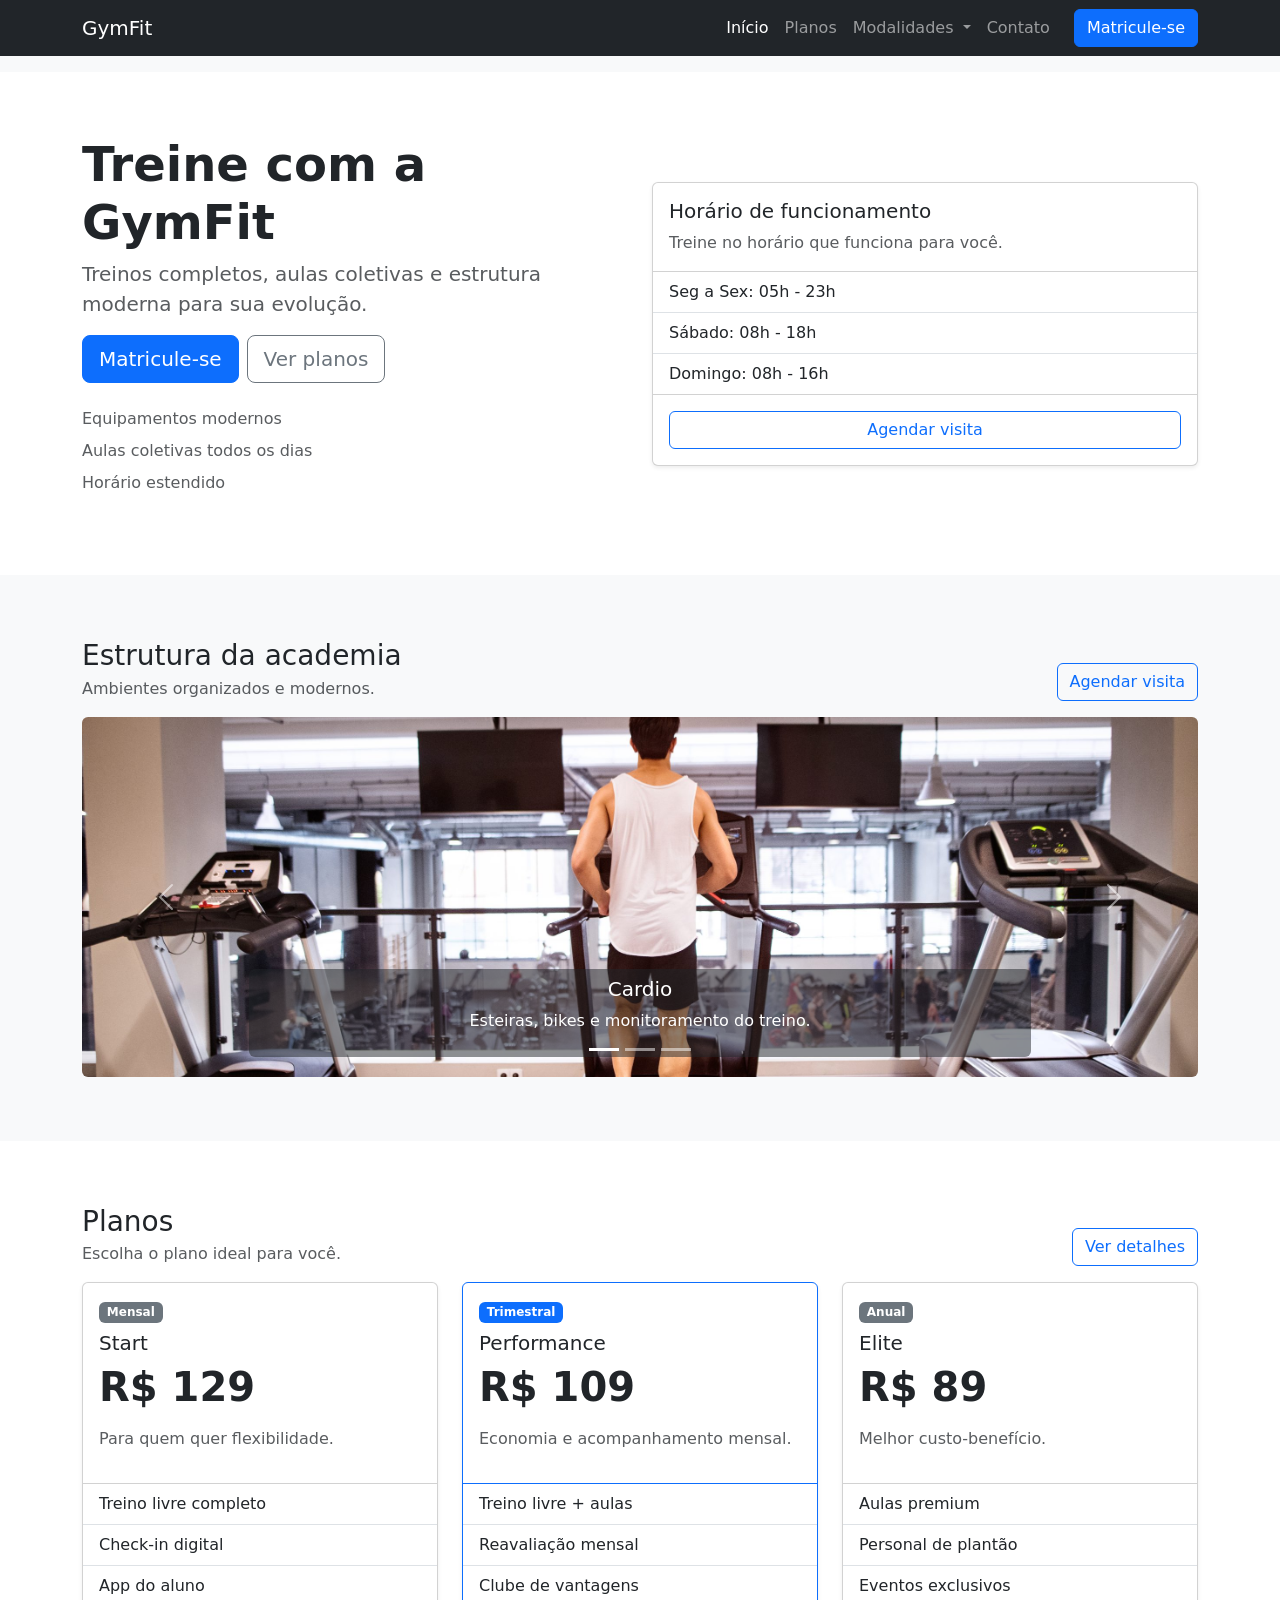
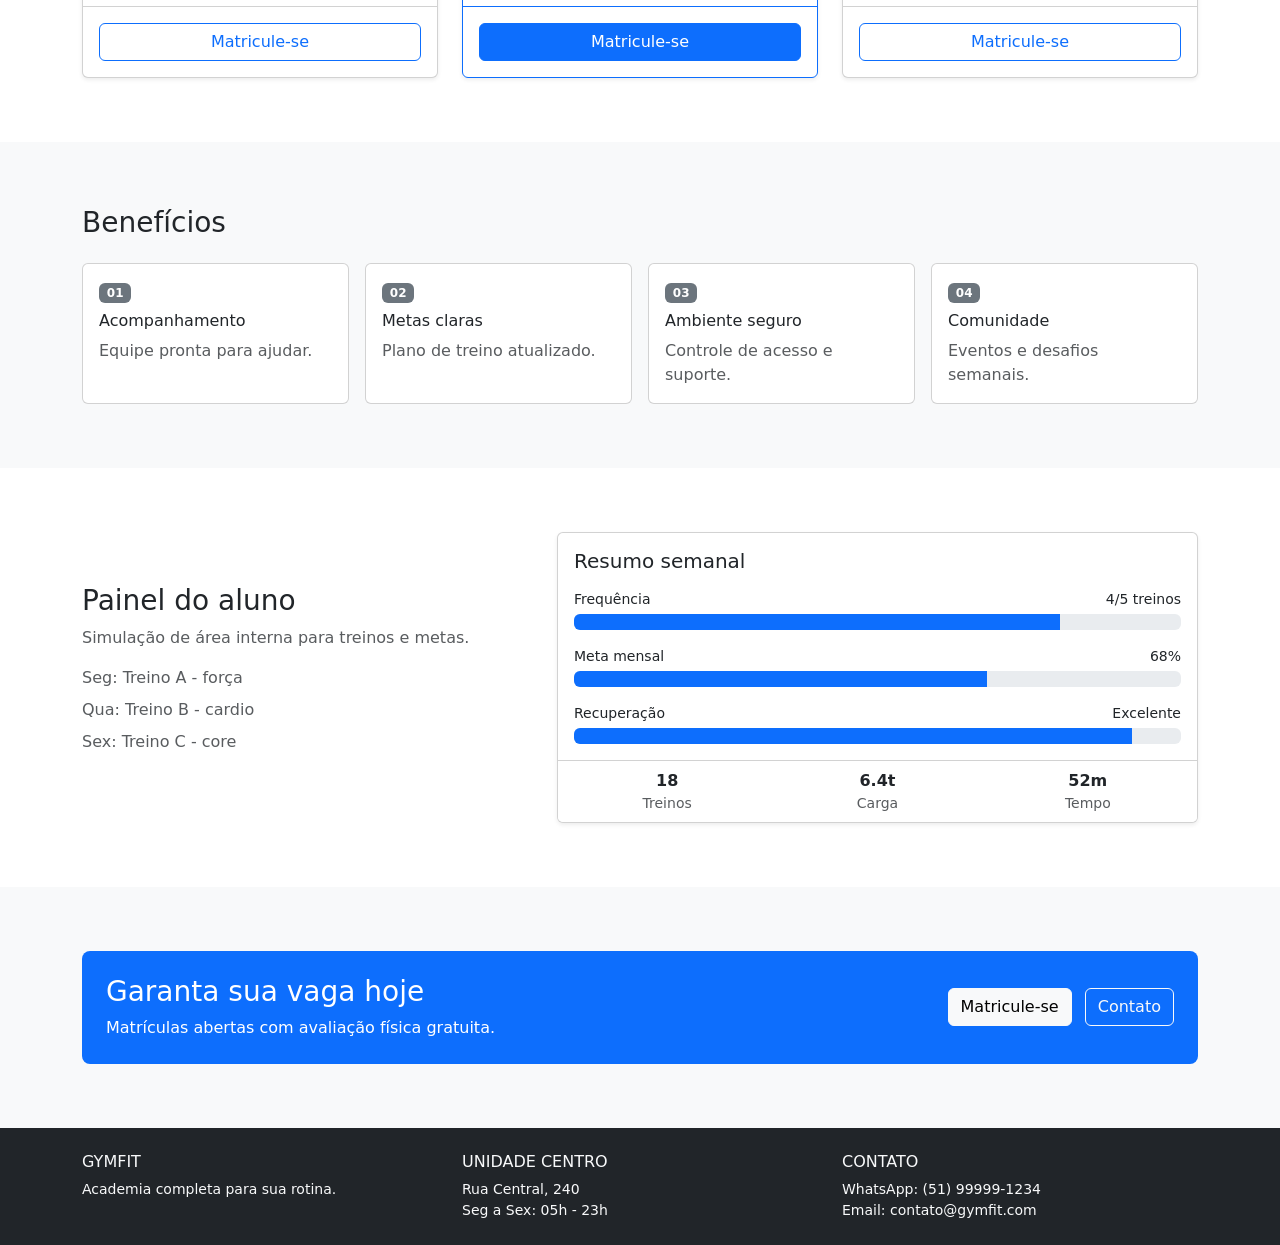
<file: index.html>
<!doctype html>
<html lang="pt-BR">
  <head>
    <meta charset="utf-8" />
    <meta name="viewport" content="width=device-width, initial-scale=1" />
    <title>GymFit - Ínicio</title>
    <meta
      name="description"
      content="GymFit academia - treino e planos para sua evolução."
    />
    <link
      href="https://cdn.jsdelivr.net/npm/bootstrap@5.3.3/dist/css/bootstrap.min.css"
      rel="stylesheet"
    />
    <link rel="stylesheet" href="css/style.css" />
    <link rel="icon" type="image/png" href="img/dumbell.png">

  </head>
  <body>
    <header>
      <nav class="navbar navbar-expand-lg navbar-dark bg-dark fixed-top">
        <div class="container">
          <a class="navbar-brand" href="index.html">GymFit</a>
          <button
            class="navbar-toggler"
            type="button"
            data-bs-toggle="collapse"
            data-bs-target="#mainNavbar"
            aria-controls="mainNavbar"
            aria-expanded="false"
            aria-label="Toggle navigation"
          >
            <span class="navbar-toggler-icon"></span>
          </button>
          <div class="collapse navbar-collapse" id="mainNavbar">
            <ul class="navbar-nav ms-auto align-items-lg-center">
              <li class="nav-item">
                <a class="nav-link active" aria-current="page" href="index.html">
                  Início
                </a>
              </li>
              <li class="nav-item">
                <a class="nav-link" href="planos.html">Planos</a>
              </li>
              <li class="nav-item dropdown">
                <a
                  class="nav-link dropdown-toggle"
                  href="#"
                  role="button"
                  data-bs-toggle="dropdown"
                  aria-expanded="false"
                >
                  Modalidades
                </a>
                <ul class="dropdown-menu">
                  <li>
                    <a class="dropdown-item" href="planos.html#modalidades">
                      Musculação
                    </a>
                  </li>
                  <li>
                    <a class="dropdown-item" href="planos.html#modalidades">
                      Crossfit
                    </a>
                  </li>
                  <li>
                    <a class="dropdown-item" href="planos.html#modalidades">
                      Funcional
                    </a>
                  </li>
                </ul>
              </li>
              <li class="nav-item">
                <a class="nav-link" href="contato.html">Contato</a>
              </li>
              <li class="nav-item ms-lg-3">
                <button
                  class="btn btn-primary"
                  type="button"
                  data-bs-toggle="modal"
                  data-bs-target="#signupModal"
                >
                  Matricule-se
                </button>
              </li>
            </ul>
          </div>
        </div>
      </nav>
    </header>

    <main>
      <section class="hero">
        <div class="container">
          <div class="row align-items-center g-4">
            <div class="col-lg-6">
              <h1 class="display-5 fw-bold">Treine com a GymFit</h1>
              <p class="lead text-muted">
                Treinos completos, aulas coletivas e estrutura moderna para sua
                evolução.
              </p>
              <div class="d-flex flex-wrap gap-2">
                <button
                  class="btn btn-primary btn-lg"
                  type="button"
                  data-bs-toggle="modal"
                  data-bs-target="#signupModal"
                >
                  Matricule-se
                </button>
                <a class="btn btn-outline-secondary btn-lg" href="planos.html">
                  Ver planos
                </a>
              </div>
              <ul class="list-unstyled mt-4 text-muted">
                <li class="mb-2">Equipamentos modernos</li>
                <li class="mb-2">Aulas coletivas todos os dias</li>
                <li class="mb-0">Horário estendido</li>
              </ul>
            </div>
            <div class="col-lg-6">
              <div class="card shadow-sm">
                <div class="card-body">
                  <h5 class="card-title">Horário de funcionamento</h5>
                  <p class="card-text text-muted">
                    Treine no horário que funciona para você.
                  </p>
                </div>
                <ul class="list-group list-group-flush">
                  <li class="list-group-item">Seg a Sex: 05h - 23h</li>
                  <li class="list-group-item">Sábado: 08h - 18h</li>
                  <li class="list-group-item">Domingo: 08h - 16h</li>
                </ul>
                <div class="card-body">
                  <a class="btn btn-outline-primary w-100" href="contato.html">
                    Agendar visita
                  </a>
                </div>
              </div>
            </div>
          </div>
        </div>
      </section>

      <section class="section">
        <div class="container">
          <div class="d-flex align-items-end justify-content-between flex-wrap gap-3 mb-3">
            <div>
              <h2 class="h3 mb-1">Estrutura da academia</h2>
              <p class="text-muted mb-0">Ambientes organizados e modernos.</p>
            </div>
            <a class="btn btn-outline-primary" href="contato.html">
              Agendar visita
            </a>
          </div>
          <div id="gymfitCarousel" class="carousel slide" data-bs-ride="carousel">
            <div class="carousel-indicators">
              <button
                type="button"
                data-bs-target="#gymfitCarousel"
                data-bs-slide-to="0"
                class="active"
                aria-current="true"
                aria-label="Slide 1"
              ></button>
              <button
                type="button"
                data-bs-target="#gymfitCarousel"
                data-bs-slide-to="1"
                aria-label="Slide 2"
              ></button>
              <button
                type="button"
                data-bs-target="#gymfitCarousel"
                data-bs-slide-to="2"
                aria-label="Slide 3"
              ></button>
            </div>
            <div class="carousel-inner rounded">
              <div class="carousel-item active">
                <img
                  src="img/cardio.jpg"
                  class="d-block w-100"
                  alt="Área de cardio"
                />
                <div class="carousel-caption d-none d-md-block bg-dark bg-opacity-50 rounded p-2">
                  <h5>Cardio</h5>
                  <p>Esteiras, bikes e monitoramento do treino.</p>
                </div>
              </div>
              <div class="carousel-item">
                <img
                  src="img/pesos.jpeg"
                  class="d-block w-100"
                  alt="Área de pesos"
                />
                <div class="carousel-caption d-none d-md-block bg-dark bg-opacity-50 rounded p-2">
                  <h5>Força e pesos</h5>
                  <p>Área de peso livre e aparelhos completos.</p>
                </div>
              </div>
              <div class="carousel-item">
                <img
                  src="img/funcional.jpg"
                  class="d-block w-100"
                  alt="Área funcional"
                />
                <div class="carousel-caption d-none d-md-block bg-dark bg-opacity-50 rounded p-2">
                  <h5>Funcional</h5>
                  <p>Aulas dinâmicas com equipe dedicada.</p>
                </div>
              </div>
            </div>
            <button
              class="carousel-control-prev"
              type="button"
              data-bs-target="#gymfitCarousel"
              data-bs-slide="prev"
            >
              <span class="carousel-control-prev-icon" aria-hidden="true"></span>
              <span class="visually-hidden">Previous</span>
            </button>
            <button
              class="carousel-control-next"
              type="button"
              data-bs-target="#gymfitCarousel"
              data-bs-slide="next"
            >
              <span class="carousel-control-next-icon" aria-hidden="true"></span>
              <span class="visually-hidden">Next</span>
            </button>
          </div>
        </div>
      </section>

      <section class="section bg-white" id="planos">
        <div class="container">
          <div class="d-flex align-items-end justify-content-between flex-wrap gap-3 mb-3">
            <div>
              <h2 class="h3 mb-1">Planos</h2>
              <p class="text-muted mb-0">Escolha o plano ideal para você.</p>
            </div>
            <a class="btn btn-outline-primary" href="planos.html">
              Ver detalhes
            </a>
          </div>
          <div class="row g-4">
            <div class="col-md-6 col-lg-4">
              <div class="card h-100 shadow-sm">
                <div class="card-body">
                  <span class="badge text-bg-secondary mb-2">Mensal</span>
                  <h3 class="h5">Start</h3>
                  <p class="display-6 fw-bold">R$ 129</p>
                  <p class="text-muted">Para quem quer flexibilidade.</p>
                </div>
                <ul class="list-group list-group-flush">
                  <li class="list-group-item">Treino livre completo</li>
                  <li class="list-group-item">Check-in digital</li>
                  <li class="list-group-item">App do aluno</li>
                </ul>
                <div class="card-body">
                  <button
                    class="btn btn-outline-primary w-100"
                    type="button"
                    data-bs-toggle="modal"
                    data-bs-target="#signupModal"
                  >
                    Matricule-se
                  </button>
                </div>
              </div>
            </div>
            <div class="col-md-6 col-lg-4">
              <div class="card h-100 shadow-sm border-primary">
                <div class="card-body">
                  <span class="badge text-bg-primary mb-2">Trimestral</span>
                  <h3 class="h5">Performance</h3>
                  <p class="display-6 fw-bold">R$ 109</p>
                  <p class="text-muted">Economia e acompanhamento mensal.</p>
                </div>
                <ul class="list-group list-group-flush">
                  <li class="list-group-item">Treino livre + aulas</li>
                  <li class="list-group-item">Reavaliação mensal</li>
                  <li class="list-group-item">Clube de vantagens</li>
                </ul>
                <div class="card-body">
                  <button
                    class="btn btn-primary w-100"
                    type="button"
                    data-bs-toggle="modal"
                    data-bs-target="#signupModal"
                  >
                    Matricule-se
                  </button>
                </div>
              </div>
            </div>
            <div class="col-md-6 col-lg-4">
              <div class="card h-100 shadow-sm">
                <div class="card-body">
                  <span class="badge text-bg-secondary mb-2">Anual</span>
                  <h3 class="h5">Elite</h3>
                  <p class="display-6 fw-bold">R$ 89</p>
                  <p class="text-muted">Melhor custo-benefício.</p>
                </div>
                <ul class="list-group list-group-flush">
                  <li class="list-group-item">Aulas premium</li>
                  <li class="list-group-item">Personal de plantão</li>
                  <li class="list-group-item">Eventos exclusivos</li>
                </ul>
                <div class="card-body">
                  <button
                    class="btn btn-outline-primary w-100"
                    type="button"
                    data-bs-toggle="modal"
                    data-bs-target="#signupModal"
                  >
                    Matricule-se
                  </button>
                </div>
              </div>
            </div>
          </div>
        </div>
      </section>

      <section class="section">
        <div class="container">
          <h2 class="h3 mb-4">Benefícios</h2>
          <div class="row g-3">
            <div class="col-md-6 col-lg-3">
              <div class="card h-100">
                <div class="card-body">
                  <span class="badge text-bg-secondary mb-2">01</span>
                  <h3 class="h6">Acompanhamento</h3>
                  <p class="text-muted mb-0">Equipe pronta para ajudar.</p>
                </div>
              </div>
            </div>
            <div class="col-md-6 col-lg-3">
              <div class="card h-100">
                <div class="card-body">
                  <span class="badge text-bg-secondary mb-2">02</span>
                  <h3 class="h6">Metas claras</h3>
                  <p class="text-muted mb-0">Plano de treino atualizado.</p>
                </div>
              </div>
            </div>
            <div class="col-md-6 col-lg-3">
              <div class="card h-100">
                <div class="card-body">
                  <span class="badge text-bg-secondary mb-2">03</span>
                  <h3 class="h6">Ambiente seguro</h3>
                  <p class="text-muted mb-0">Controle de acesso e suporte.</p>
                </div>
              </div>
            </div>
            <div class="col-md-6 col-lg-3">
              <div class="card h-100">
                <div class="card-body">
                  <span class="badge text-bg-secondary mb-2">04</span>
                  <h3 class="h6">Comunidade</h3>
                  <p class="text-muted mb-0">Eventos e desafios semanais.</p>
                </div>
              </div>
            </div>
          </div>
        </div>
      </section>

      <section class="section bg-white" id="painel">
        <div class="container">
          <div class="row g-4 align-items-center">
            <div class="col-lg-5">
              <h2 class="h3">Painel do aluno</h2>
              <p class="text-muted">
                Simulação de área interna para treinos e metas.
              </p>
              <ul class="list-unstyled text-muted">
                <li class="mb-2">Seg: Treino A - força</li>
                <li class="mb-2">Qua: Treino B - cardio</li>
                <li class="mb-0">Sex: Treino C - core</li>
              </ul>
            </div>
            <div class="col-lg-7">
              <div class="card shadow-sm">
                <div class="card-body">
                  <h5 class="card-title mb-3">Resumo semanal</h5>
                  <div class="mb-3">
                    <div class="d-flex justify-content-between small mb-1">
                      <span>Frequência</span>
                      <span>4/5 treinos</span>
                    </div>
                    <div class="progress">
                      <div class="progress-bar" style="width: 80%"></div>
                    </div>
                  </div>
                  <div class="mb-3">
                    <div class="d-flex justify-content-between small mb-1">
                      <span>Meta mensal</span>
                      <span>68%</span>
                    </div>
                    <div class="progress">
                      <div class="progress-bar" style="width: 68%"></div>
                    </div>
                  </div>
                  <div class="mb-0">
                    <div class="d-flex justify-content-between small mb-1">
                      <span>Recuperação</span>
                      <span>Excelente</span>
                    </div>
                    <div class="progress">
                      <div class="progress-bar" style="width: 92%"></div>
                    </div>
                  </div>
                </div>
                <div class="card-footer bg-white">
                  <div class="row text-center">
                    <div class="col">
                      <div class="fw-bold">18</div>
                      <div class="small text-muted">Treinos</div>
                    </div>
                    <div class="col">
                      <div class="fw-bold">6.4t</div>
                      <div class="small text-muted">Carga</div>
                    </div>
                    <div class="col">
                      <div class="fw-bold">52m</div>
                      <div class="small text-muted">Tempo</div>
                    </div>
                  </div>
                </div>
              </div>
            </div>
          </div>
        </div>
      </section>

      <section class="section">
        <div class="container">
          <div class="p-4 bg-primary text-white rounded-3">
            <div class="row align-items-center g-3">
              <div class="col-lg-8">
                <h2 class="h3">Garanta sua vaga hoje</h2>
                <p class="mb-0">
                  Matrículas abertas com avaliação física gratuita.
                </p>
              </div>
              <div class="col-lg-4 text-lg-end">
                <button
                  class="btn btn-light me-2"
                  type="button"
                  data-bs-toggle="modal"
                  data-bs-target="#signupModal"
                >
                  Matricule-se
                </button>
                <a class="btn btn-outline-light" href="contato.html">
                  Contato
                </a>
              </div>
            </div>
          </div>
        </div>
      </section>
    </main>

    <footer class="footer py-4">
      <div class="container">
        <div class="row small">
          <div class="col-md-4">
            <h6 class="text-uppercase">GymFit</h6>
            <p class="mb-0">Academia completa para sua rotina.</p>
          </div>
          <div class="col-md-4">
            <h6 class="text-uppercase">Unidade Centro</h6>
            <p class="mb-0">Rua Central, 240</p>
            <p class="mb-0">Seg a Sex: 05h - 23h</p>
          </div>
          <div class="col-md-4">
            <h6 class="text-uppercase">Contato</h6>
            <p class="mb-0">WhatsApp: (51) 99999-1234</p>
            <p class="mb-0">Email: contato@gymfit.com</p>
          </div>
        </div>
      </div>
    </footer>

    <div
      class="modal fade"
      id="signupModal"
      tabindex="-1"
      aria-labelledby="signupModalLabel"
      aria-hidden="true"
    >
      <div class="modal-dialog modal-dialog-centered">
        <div class="modal-content">
          <div class="modal-header">
            <h5 class="modal-title" id="signupModalLabel">Matrícula GymFit</h5>
            <button
              type="button"
              class="btn-close"
              data-bs-dismiss="modal"
              aria-label="Close"
            ></button>
          </div>
          <div class="modal-body">
            <form
              data-toast-form
              data-close-modal="signupModal"
              data-toast-title="Cadastro enviado"
              data-toast-message="Recebemos seus dados. Em breve nosso time entra em contato."
            >
              <div class="mb-3">
                <label class="form-label" for="signupName">Nome completo</label>
                <input
                  class="form-control"
                  id="signupName"
                  type="text"
                  placeholder="Seu nome"
                  required
                />
              </div>
              <div class="mb-3">
                <label class="form-label" for="signupEmail">Email</label>
                <input
                  class="form-control"
                  id="signupEmail"
                  type="email"
                  placeholder="voce@email.com"
                  required
                />
              </div>
              <div class="mb-3">
                <label class="form-label" for="signupPlan">Plano</label>
                <select class="form-select" id="signupPlan" required>
                  <option value="">Selecione um plano</option>
                  <option>Mensal Start</option>
                  <option>Trimestral Performance</option>
                  <option>Anual Elite</option>
                </select>
              </div>
              <div class="mb-4">
                <label class="form-label" for="signupGoal">Objetivo</label>
                <input
                  class="form-control"
                  id="signupGoal"
                  type="text"
                  placeholder="Hipertrofia, saúde, performance"
                />
              </div>
              <button class="btn btn-primary w-100" type="submit">
                Enviar cadastro
              </button>
            </form>
          </div>
        </div>
      </div>
    </div>

    <div class="toast-container position-fixed bottom-0 end-0 p-3">
      <div
        id="feedbackToast"
        class="toast"
        role="status"
        aria-live="polite"
        aria-atomic="true"
        data-bs-delay="4000"
      >
        <div class="toast-header">
          <strong class="me-auto" data-toast-title>Cadastro enviado</strong>
          <small>agora</small>
          <button
            type="button"
            class="btn-close"
            data-bs-dismiss="toast"
            aria-label="Close"
          ></button>
        </div>
        <div class="toast-body" data-toast-body>
          Recebemos seus dados. Em breve nosso time entra em contato.
        </div>
      </div>
    </div>

    <script src="https://cdn.jsdelivr.net/npm/bootstrap@5.3.3/dist/js/bootstrap.bundle.min.js"></script>
    <script>
      const toastElement = document.getElementById("feedbackToast");
      const toastInstance = toastElement
        ? new bootstrap.Toast(toastElement)
        : null;
      const toastTitle = toastElement?.querySelector("[data-toast-title]");
      const toastBody = toastElement?.querySelector("[data-toast-body]");

      document.querySelectorAll("[data-toast-form]").forEach((form) => {
        form.addEventListener("submit", (event) => {
          event.preventDefault();
          const title = form.getAttribute("data-toast-title");
          const message = form.getAttribute("data-toast-message");
          const modalId = form.getAttribute("data-close-modal");

          if (toastTitle && title) {
            toastTitle.textContent = title;
          }

          if (toastBody && message) {
            toastBody.textContent = message;
          }

          if (modalId) {
            const modalElement = document.getElementById(modalId);
            if (modalElement) {
              bootstrap.Modal.getOrCreateInstance(modalElement).hide();
            }
          }

          if (toastInstance) {
            toastInstance.show();
          }

          form.reset();
        });
      });
    </script>
  </body>
</html>
</file>
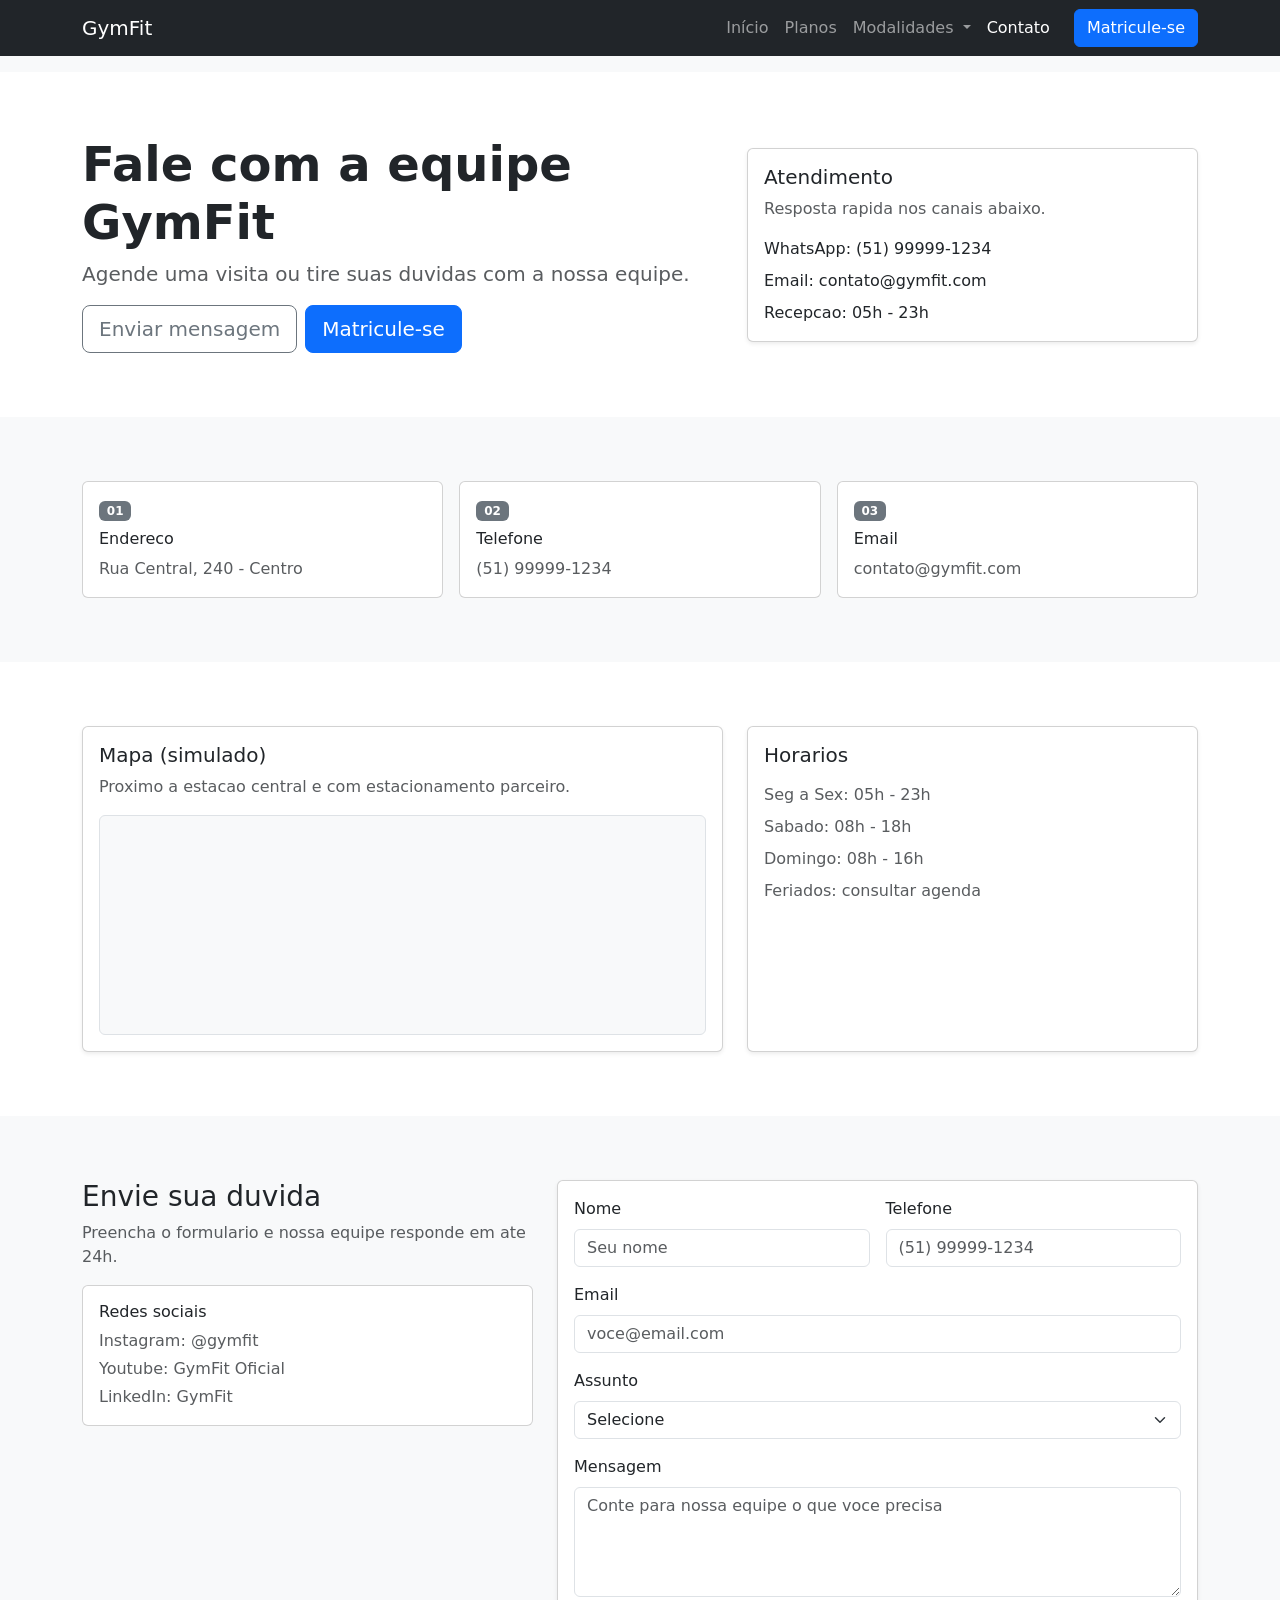
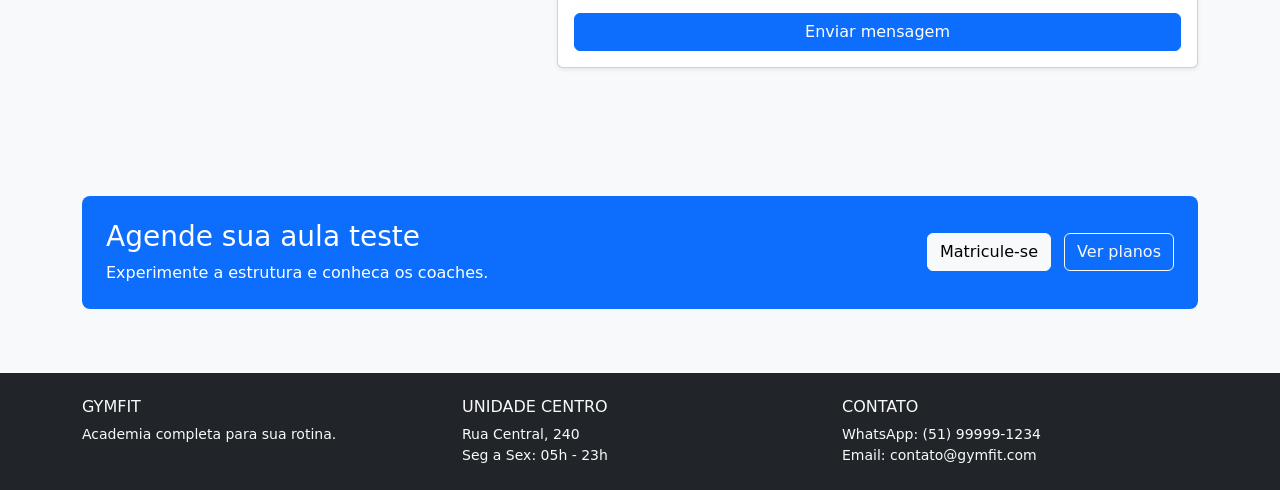
<file: contato.html>
<!doctype html>
<html lang="pt-BR">
  <head>
    <meta charset="utf-8" />
    <meta name="viewport" content="width=device-width, initial-scale=1" />
    <title>GymFit - Contato</title>
    <meta
      name="description"
      content="Fale com a equipe GymFit, agende uma visita ou tire suas duvidas."
    />
    <link
      href="https://cdn.jsdelivr.net/npm/bootstrap@5.3.3/dist/css/bootstrap.min.css"
      rel="stylesheet"
    />
    <link rel="stylesheet" href="css/style.css" />
    <link rel="icon" type="image/png" href="img/dumbell.png">
  </head>
  <body>
    <header>
      <nav class="navbar navbar-expand-lg navbar-dark bg-dark fixed-top">
        <div class="container">
          <a class="navbar-brand" href="index.html">GymFit</a>
          <button
            class="navbar-toggler"
            type="button"
            data-bs-toggle="collapse"
            data-bs-target="#mainNavbar"
            aria-controls="mainNavbar"
            aria-expanded="false"
            aria-label="Toggle navigation"
          >
            <span class="navbar-toggler-icon"></span>
          </button>
          <div class="collapse navbar-collapse" id="mainNavbar">
            <ul class="navbar-nav ms-auto align-items-lg-center">
              <li class="nav-item">
                <a class="nav-link" href="index.html">Início</a>
              </li>
              <li class="nav-item">
                <a class="nav-link" href="planos.html">Planos</a>
              </li>
              <li class="nav-item dropdown">
                <a
                  class="nav-link dropdown-toggle"
                  href="#"
                  role="button"
                  data-bs-toggle="dropdown"
                  aria-expanded="false"
                >
                  Modalidades
                </a>
                <ul class="dropdown-menu">
                  <li>
                    <a class="dropdown-item" href="planos.html#modalidades">
                      Musculacao
                    </a>
                  </li>
                  <li>
                    <a class="dropdown-item" href="planos.html#modalidades">
                      Crossfit
                    </a>
                  </li>
                  <li>
                    <a class="dropdown-item" href="planos.html#modalidades">
                      Funcional
                    </a>
                  </li>
                </ul>
              </li>
              <li class="nav-item">
                <a class="nav-link active" aria-current="page" href="contato.html">
                  Contato
                </a>
              </li>
              <li class="nav-item ms-lg-3">
                <button
                  class="btn btn-primary"
                  type="button"
                  data-bs-toggle="modal"
                  data-bs-target="#signupModal"
                >
                  Matricule-se
                </button>
              </li>
            </ul>
          </div>
        </div>
      </nav>
    </header>

    <main>
      <section class="hero">
        <div class="container">
          <div class="row align-items-center g-4">
            <div class="col-lg-7">
              <h1 class="display-5 fw-bold">Fale com a equipe GymFit</h1>
              <p class="lead text-muted">
                Agende uma visita ou tire suas duvidas com a nossa equipe.
              </p>
              <div class="d-flex flex-wrap gap-2">
                <a class="btn btn-outline-secondary btn-lg" href="#formulario">
                  Enviar mensagem
                </a>
                <button
                  class="btn btn-primary btn-lg"
                  type="button"
                  data-bs-toggle="modal"
                  data-bs-target="#signupModal"
                >
                  Matricule-se
                </button>
              </div>
            </div>
            <div class="col-lg-5">
              <div class="card shadow-sm">
                <div class="card-body">
                  <h5 class="card-title">Atendimento</h5>
                  <p class="text-muted">
                    Resposta rapida nos canais abaixo.
                  </p>
                  <ul class="list-unstyled mb-0">
                    <li class="mb-2">WhatsApp: (51) 99999-1234</li>
                    <li class="mb-2">Email: contato@gymfit.com</li>
                    <li class="mb-0">Recepcao: 05h - 23h</li>
                  </ul>
                </div>
              </div>
            </div>
          </div>
        </div>
      </section>

      <section class="section">
        <div class="container">
          <div class="row g-3">
            <div class="col-md-4">
              <div class="card h-100">
                <div class="card-body">
                  <span class="badge text-bg-secondary mb-2">01</span>
                  <h3 class="h6">Endereco</h3>
                  <p class="text-muted mb-0">Rua Central, 240 - Centro</p>
                </div>
              </div>
            </div>
            <div class="col-md-4">
              <div class="card h-100">
                <div class="card-body">
                  <span class="badge text-bg-secondary mb-2">02</span>
                  <h3 class="h6">Telefone</h3>
                  <p class="text-muted mb-0">(51) 99999-1234</p>
                </div>
              </div>
            </div>
            <div class="col-md-4">
              <div class="card h-100">
                <div class="card-body">
                  <span class="badge text-bg-secondary mb-2">03</span>
                  <h3 class="h6">Email</h3>
                  <p class="text-muted mb-0">contato@gymfit.com</p>
                </div>
              </div>
            </div>
          </div>
        </div>
      </section>

      <section class="section bg-white">
        <div class="container">
          <div class="row g-4">
            <div class="col-lg-7">
              <div class="card shadow-sm h-100">
                <div class="card-body">
                  <h2 class="h5">Mapa (simulado)</h2>
                  <p class="text-muted mb-0">
                    Proximo a estacao central e com estacionamento parceiro.
                  </p>
                  <div class="bg-light border rounded mt-3" style="height: 220px"></div>
                </div>
              </div>
            </div>
            <div class="col-lg-5">
              <div class="card shadow-sm h-100">
                <div class="card-body">
                  <h3 class="h5 mb-3">Horarios</h3>
                  <ul class="list-unstyled text-muted mb-0">
                    <li class="mb-2">Seg a Sex: 05h - 23h</li>
                    <li class="mb-2">Sabado: 08h - 18h</li>
                    <li class="mb-2">Domingo: 08h - 16h</li>
                    <li class="mb-0">Feriados: consultar agenda</li>
                  </ul>
                </div>
              </div>
            </div>
          </div>
        </div>
      </section>

      <section class="section" id="formulario">
        <div class="container">
          <div class="row g-4 align-items-start">
            <div class="col-lg-5">
              <h2 class="h3">Envie sua duvida</h2>
              <p class="text-muted">
                Preencha o formulario e nossa equipe responde em ate 24h.
              </p>
              <div class="card">
                <div class="card-body">
                  <h3 class="h6">Redes sociais</h3>
                  <p class="text-muted mb-1">Instagram: @gymfit</p>
                  <p class="text-muted mb-1">Youtube: GymFit Oficial</p>
                  <p class="text-muted mb-0">LinkedIn: GymFit</p>
                </div>
              </div>
            </div>
            <div class="col-lg-7">
              <div class="card shadow-sm">
                <div class="card-body">
                  <form
                    data-toast-form
                    data-toast-title="Mensagem enviada"
                    data-toast-message="Obrigado pelo contato. Retornamos em ate 24h."
                  >
                    <div class="row g-3">
                      <div class="col-md-6">
                        <label class="form-label" for="contatoName">Nome</label>
                        <input
                          class="form-control"
                          id="contatoName"
                          type="text"
                          placeholder="Seu nome"
                          required
                        />
                      </div>
                      <div class="col-md-6">
                        <label class="form-label" for="contatoPhone">Telefone</label>
                        <input
                          class="form-control"
                          id="contatoPhone"
                          type="tel"
                          placeholder="(51) 99999-1234"
                          required
                        />
                      </div>
                      <div class="col-12">
                        <label class="form-label" for="contatoEmail">Email</label>
                        <input
                          class="form-control"
                          id="contatoEmail"
                          type="email"
                          placeholder="voce@email.com"
                          required
                        />
                      </div>
                      <div class="col-12">
                        <label class="form-label" for="contatoSubject">Assunto</label>
                        <select class="form-select" id="contatoSubject" required>
                          <option value="">Selecione</option>
                          <option>Planos e precos</option>
                          <option>Agendar visita</option>
                          <option>Corporate</option>
                          <option>Outros</option>
                        </select>
                      </div>
                      <div class="col-12">
                        <label class="form-label" for="contatoMessage">Mensagem</label>
                        <textarea
                          class="form-control"
                          id="contatoMessage"
                          rows="4"
                          placeholder="Conte para nossa equipe o que voce precisa"
                          required
                        ></textarea>
                      </div>
                      <div class="col-12">
                        <button class="btn btn-primary w-100" type="submit">
                          Enviar mensagem
                        </button>
                      </div>
                    </div>
                  </form>
                </div>
              </div>
            </div>
          </div>
        </div>
      </section>

      <section class="section">
        <div class="container">
          <div class="p-4 bg-primary text-white rounded-3">
            <div class="row align-items-center g-3">
              <div class="col-lg-8">
                <h2 class="h3">Agende sua aula teste</h2>
                <p class="mb-0">Experimente a estrutura e conheca os coaches.</p>
              </div>
              <div class="col-lg-4 text-lg-end">
                <button
                  class="btn btn-light me-2"
                  type="button"
                  data-bs-toggle="modal"
                  data-bs-target="#signupModal"
                >
                  Matricule-se
                </button>
                <a class="btn btn-outline-light" href="planos.html">
                  Ver planos
                </a>
              </div>
            </div>
          </div>
        </div>
      </section>
    </main>

    <footer class="footer py-4">
      <div class="container">
        <div class="row small">
          <div class="col-md-4">
            <h6 class="text-uppercase">GymFit</h6>
            <p class="mb-0">Academia completa para sua rotina.</p>
          </div>
          <div class="col-md-4">
            <h6 class="text-uppercase">Unidade Centro</h6>
            <p class="mb-0">Rua Central, 240</p>
            <p class="mb-0">Seg a Sex: 05h - 23h</p>
          </div>
          <div class="col-md-4">
            <h6 class="text-uppercase">Contato</h6>
            <p class="mb-0">WhatsApp: (51) 99999-1234</p>
            <p class="mb-0">Email: contato@gymfit.com</p>
          </div>
        </div>
      </div>
    </footer>

    <div
      class="modal fade"
      id="signupModal"
      tabindex="-1"
      aria-labelledby="signupModalLabel"
      aria-hidden="true"
    >
      <div class="modal-dialog modal-dialog-centered">
        <div class="modal-content">
          <div class="modal-header">
            <h5 class="modal-title" id="signupModalLabel">Matricula GymFit</h5>
            <button
              type="button"
              class="btn-close"
              data-bs-dismiss="modal"
              aria-label="Close"
            ></button>
          </div>
          <div class="modal-body">
            <form
              data-toast-form
              data-close-modal="signupModal"
              data-toast-title="Cadastro enviado"
              data-toast-message="Recebemos seus dados. Em breve nosso time entra em contato."
            >
              <div class="mb-3">
                <label class="form-label" for="signupName">Nome completo</label>
                <input
                  class="form-control"
                  id="signupName"
                  type="text"
                  placeholder="Seu nome"
                  required
                />
              </div>
              <div class="mb-3">
                <label class="form-label" for="signupEmail">Email</label>
                <input
                  class="form-control"
                  id="signupEmail"
                  type="email"
                  placeholder="voce@email.com"
                  required
                />
              </div>
              <div class="mb-3">
                <label class="form-label" for="signupPlan">Plano</label>
                <select class="form-select" id="signupPlan" required>
                  <option value="">Selecione um plano</option>
                  <option>Mensal Start</option>
                  <option>Trimestral Performance</option>
                  <option>Anual Elite</option>
                </select>
              </div>
              <div class="mb-4">
                <label class="form-label" for="signupGoal">Objetivo</label>
                <input
                  class="form-control"
                  id="signupGoal"
                  type="text"
                  placeholder="Hipertrofia, saude, performance"
                />
              </div>
              <button class="btn btn-primary w-100" type="submit">
                Enviar cadastro
              </button>
            </form>
          </div>
        </div>
      </div>
    </div>

    <div class="toast-container position-fixed bottom-0 end-0 p-3">
      <div
        id="feedbackToast"
        class="toast"
        role="status"
        aria-live="polite"
        aria-atomic="true"
        data-bs-delay="4000"
      >
        <div class="toast-header">
          <strong class="me-auto" data-toast-title>Mensagem enviada</strong>
          <small>agora</small>
          <button
            type="button"
            class="btn-close"
            data-bs-dismiss="toast"
            aria-label="Close"
          ></button>
        </div>
        <div class="toast-body" data-toast-body>
          Obrigado pelo contato. Retornamos em ate 24h.
        </div>
      </div>
    </div>

    <script src="https://cdn.jsdelivr.net/npm/bootstrap@5.3.3/dist/js/bootstrap.bundle.min.js"></script>
    <script>
      const toastElement = document.getElementById("feedbackToast");
      const toastInstance = toastElement
        ? new bootstrap.Toast(toastElement)
        : null;
      const toastTitle = toastElement?.querySelector("[data-toast-title]");
      const toastBody = toastElement?.querySelector("[data-toast-body]");

      document.querySelectorAll("[data-toast-form]").forEach((form) => {
        form.addEventListener("submit", (event) => {
          event.preventDefault();
          const title = form.getAttribute("data-toast-title");
          const message = form.getAttribute("data-toast-message");
          const modalId = form.getAttribute("data-close-modal");

          if (toastTitle && title) {
            toastTitle.textContent = title;
          }

          if (toastBody && message) {
            toastBody.textContent = message;
          }

          if (modalId) {
            const modalElement = document.getElementById(modalId);
            if (modalElement) {
              bootstrap.Modal.getOrCreateInstance(modalElement).hide();
            }
          }

          if (toastInstance) {
            toastInstance.show();
          }

          form.reset();
        });
      });
    </script>
  </body>
</html>
</file>
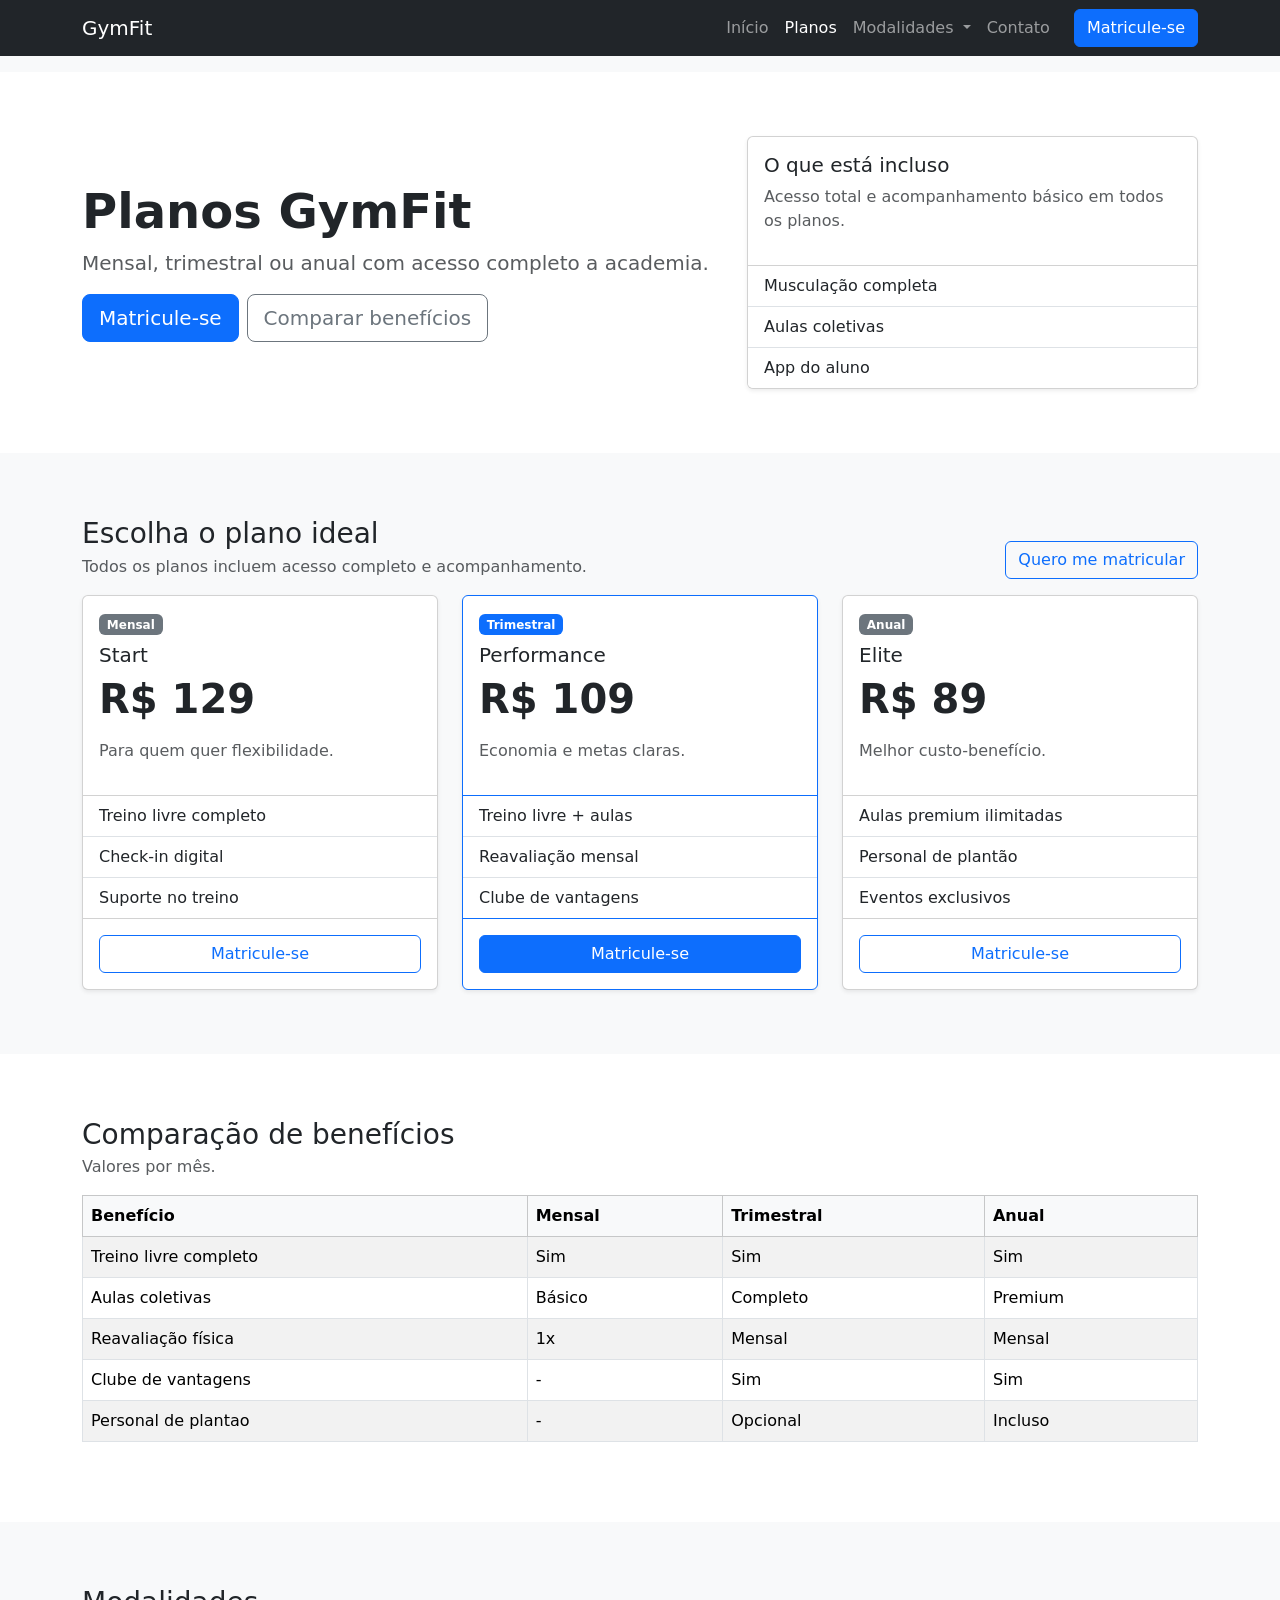
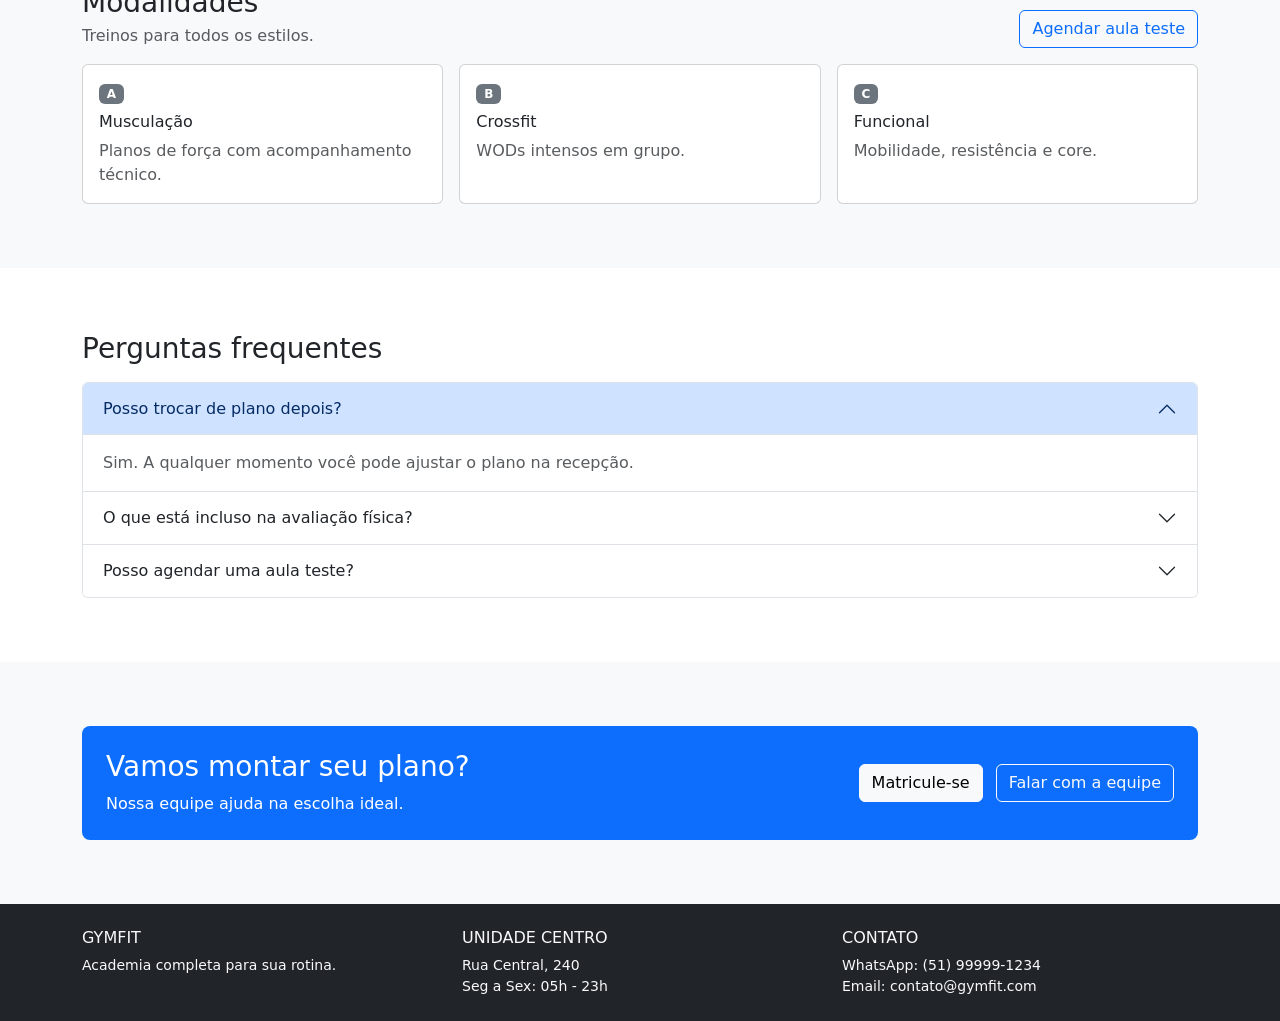
<file: planos.html>
<!doctype html>
<html lang="pt-BR">
  <head>
    <meta charset="utf-8" />
    <meta name="viewport" content="width=device-width, initial-scale=1" />
    <title>GymFit - Planos</title>
    <meta
      name="description"
      content="Planos da GymFit com benefícios completos e acesso premium."
    />
    <link
      href="https://cdn.jsdelivr.net/npm/bootstrap@5.3.3/dist/css/bootstrap.min.css"
      rel="stylesheet"
    />
    <link rel="stylesheet" href="css/style.css" />
    <link rel="icon" type="image/png" href="img/dumbell.png">
  </head>
  <body>
    <header>
      <nav class="navbar navbar-expand-lg navbar-dark bg-dark fixed-top">
        <div class="container">
          <a class="navbar-brand" href="index.html">GymFit</a>
          <button
            class="navbar-toggler"
            type="button"
            data-bs-toggle="collapse"
            data-bs-target="#mainNavbar"
            aria-controls="mainNavbar"
            aria-expanded="false"
            aria-label="Toggle navigation"
          >
            <span class="navbar-toggler-icon"></span>
          </button>
          <div class="collapse navbar-collapse" id="mainNavbar">
            <ul class="navbar-nav ms-auto align-items-lg-center">
              <li class="nav-item">
                <a class="nav-link" href="index.html">Início</a>
              </li>
              <li class="nav-item">
                <a class="nav-link active" aria-current="page" href="planos.html">
                  Planos
                </a>
              </li>
              <li class="nav-item dropdown">
                <a
                  class="nav-link dropdown-toggle"
                  href="#"
                  role="button"
                  data-bs-toggle="dropdown"
                  aria-expanded="false"
                >
                  Modalidades
                </a>
                <ul class="dropdown-menu">
                  <li>
                    <a class="dropdown-item" href="#modalidades">Musculação</a>
                  </li>
                  <li><a class="dropdown-item" href="#modalidades">Crossfit</a></li>
                  <li><a class="dropdown-item" href="#modalidades">Funcional</a></li>
                </ul>
              </li>
              <li class="nav-item">
                <a class="nav-link" href="contato.html">Contato</a>
              </li>
              <li class="nav-item ms-lg-3">
                <button
                  class="btn btn-primary"
                  type="button"
                  data-bs-toggle="modal"
                  data-bs-target="#signupModal"
                >
                  Matricule-se
                </button>
              </li>
            </ul>
          </div>
        </div>
      </nav>
    </header>

    <main>
      <section class="hero">
        <div class="container">
          <div class="row align-items-center g-4">
            <div class="col-lg-7">
              <h1 class="display-5 fw-bold">Planos GymFit</h1>
              <p class="lead text-muted">
                Mensal, trimestral ou anual com acesso completo a academia.
              </p>
              <div class="d-flex flex-wrap gap-2">
                <button
                  class="btn btn-primary btn-lg"
                  type="button"
                  data-bs-toggle="modal"
                  data-bs-target="#signupModal"
                >
                  Matricule-se
                </button>
                <a class="btn btn-outline-secondary btn-lg" href="#comparacao">
                  Comparar benefícios
                </a>
              </div>
            </div>
            <div class="col-lg-5">
              <div class="card shadow-sm">
                <div class="card-body">
                  <h5 class="card-title">O que está incluso</h5>
                  <p class="text-muted">
                    Acesso total e acompanhamento básico em todos os planos.
                  </p>
                </div>
                <ul class="list-group list-group-flush">
                  <li class="list-group-item">Musculação completa</li>
                  <li class="list-group-item">Aulas coletivas</li>
                  <li class="list-group-item">App do aluno</li>
                </ul>
              </div>
            </div>
          </div>
        </div>
      </section>

      <section class="section" id="planos">
        <div class="container">
          <div class="d-flex align-items-end justify-content-between flex-wrap gap-3 mb-3">
            <div>
              <h2 class="h3 mb-1">Escolha o plano ideal</h2>
              <p class="text-muted mb-0">
                Todos os planos incluem acesso completo e acompanhamento.
              </p>
            </div>
            <button
              class="btn btn-outline-primary"
              type="button"
              data-bs-toggle="modal"
              data-bs-target="#signupModal"
            >
              Quero me matricular
            </button>
          </div>
          <div class="row g-4">
            <div class="col-md-6 col-lg-4">
              <div class="card h-100 shadow-sm">
                <div class="card-body">
                  <span class="badge text-bg-secondary mb-2">Mensal</span>
                  <h3 class="h5">Start</h3>
                  <p class="display-6 fw-bold">R$ 129</p>
                  <p class="text-muted">Para quem quer flexibilidade.</p>
                </div>
                <ul class="list-group list-group-flush">
                  <li class="list-group-item">Treino livre completo</li>
                  <li class="list-group-item">Check-in digital</li>
                  <li class="list-group-item">Suporte no treino</li>
                </ul>
                <div class="card-body">
                  <button
                    class="btn btn-outline-primary w-100"
                    type="button"
                    data-bs-toggle="modal"
                    data-bs-target="#signupModal"
                  >
                    Matricule-se
                  </button>
                </div>
              </div>
            </div>
            <div class="col-md-6 col-lg-4">
              <div class="card h-100 shadow-sm border-primary">
                <div class="card-body">
                  <span class="badge text-bg-primary mb-2">Trimestral</span>
                  <h3 class="h5">Performance</h3>
                  <p class="display-6 fw-bold">R$ 109</p>
                  <p class="text-muted">Economia e metas claras.</p>
                </div>
                <ul class="list-group list-group-flush">
                  <li class="list-group-item">Treino livre + aulas</li>
                  <li class="list-group-item">Reavaliação mensal</li>
                  <li class="list-group-item">Clube de vantagens</li>
                </ul>
                <div class="card-body">
                  <button
                    class="btn btn-primary w-100"
                    type="button"
                    data-bs-toggle="modal"
                    data-bs-target="#signupModal"
                  >
                    Matricule-se
                  </button>
                </div>
              </div>
            </div>
            <div class="col-md-6 col-lg-4">
              <div class="card h-100 shadow-sm">
                <div class="card-body">
                  <span class="badge text-bg-secondary mb-2">Anual</span>
                  <h3 class="h5">Elite</h3>
                  <p class="display-6 fw-bold">R$ 89</p>
                  <p class="text-muted">Melhor custo-benefício.</p>
                </div>
                <ul class="list-group list-group-flush">
                  <li class="list-group-item">Aulas premium ilimitadas</li>
                  <li class="list-group-item">Personal de plantão</li>
                  <li class="list-group-item">Eventos exclusivos</li>
                </ul>
                <div class="card-body">
                  <button
                    class="btn btn-outline-primary w-100"
                    type="button"
                    data-bs-toggle="modal"
                    data-bs-target="#signupModal"
                  >
                    Matricule-se
                  </button>
                </div>
              </div>
            </div>
          </div>
        </div>
      </section>

      <section class="section bg-white" id="comparacao">
        <div class="container">
          <div class="d-flex align-items-end justify-content-between flex-wrap gap-3 mb-3">
            <div>
              <h2 class="h3 mb-1">Comparação de benefícios</h2>
              <p class="text-muted mb-0">Valores por mês.</p>
            </div>
          </div>
          <div class="table-responsive">
            <table class="table table-striped table-bordered align-middle">
              <thead class="table-light">
                <tr>
                  <th scope="col">Benefício</th>
                  <th scope="col">Mensal</th>
                  <th scope="col">Trimestral</th>
                  <th scope="col">Anual</th>
                </tr>
              </thead>
              <tbody>
                <tr>
                  <td>Treino livre completo</td>
                  <td>Sim</td>
                  <td>Sim</td>
                  <td>Sim</td>
                </tr>
                <tr>
                  <td>Aulas coletivas</td>
                  <td>Básico</td>
                  <td>Completo</td>
                  <td>Premium</td>
                </tr>
                <tr>
                  <td>Reavaliação física</td>
                  <td>1x</td>
                  <td>Mensal</td>
                  <td>Mensal</td>
                </tr>
                <tr>
                  <td>Clube de vantagens</td>
                  <td>-</td>
                  <td>Sim</td>
                  <td>Sim</td>
                </tr>
                <tr>
                  <td>Personal de plantao</td>
                  <td>-</td>
                  <td>Opcional</td>
                  <td>Incluso</td>
                </tr>
              </tbody>
            </table>
          </div>
        </div>
      </section>

      <section class="section" id="modalidades">
        <div class="container">
          <div class="d-flex align-items-end justify-content-between flex-wrap gap-3 mb-3">
            <div>
              <h2 class="h3 mb-1">Modalidades</h2>
              <p class="text-muted mb-0">Treinos para todos os estilos.</p>
            </div>
            <a class="btn btn-outline-primary" href="contato.html">
              Agendar aula teste
            </a>
          </div>
          <div class="row g-3">
            <div class="col-md-4">
              <div class="card h-100">
                <div class="card-body">
                  <span class="badge text-bg-secondary mb-2">A</span>
                  <h3 class="h6">Musculação</h3>
                  <p class="text-muted mb-0">
                    Planos de força com acompanhamento técnico.
                  </p>
                </div>
              </div>
            </div>
            <div class="col-md-4">
              <div class="card h-100">
                <div class="card-body">
                  <span class="badge text-bg-secondary mb-2">B</span>
                  <h3 class="h6">Crossfit</h3>
                  <p class="text-muted mb-0">WODs intensos em grupo.</p>
                </div>
              </div>
            </div>
            <div class="col-md-4">
              <div class="card h-100">
                <div class="card-body">
                  <span class="badge text-bg-secondary mb-2">C</span>
                  <h3 class="h6">Funcional</h3>
                  <p class="text-muted mb-0">
                    Mobilidade, resistência e core.
                  </p>
                </div>
              </div>
            </div>
          </div>
        </div>
      </section>

      <section class="section bg-white">
        <div class="container">
          <h2 class="h3 mb-3">Perguntas frequentes</h2>
          <div class="accordion" id="planosFaq">
            <div class="accordion-item">
              <h2 class="accordion-header" id="faqOneHeading">
                <button
                  class="accordion-button"
                  type="button"
                  data-bs-toggle="collapse"
                  data-bs-target="#faqOne"
                  aria-expanded="true"
                  aria-controls="faqOne"
                >
                  Posso trocar de plano depois?
                </button>
              </h2>
              <div
                id="faqOne"
                class="accordion-collapse collapse show"
                aria-labelledby="faqOneHeading"
                data-bs-parent="#planosFaq"
              >
                <div class="accordion-body text-muted">
                  Sim. A qualquer momento você pode ajustar o plano na recepção.
                </div>
              </div>
            </div>
            <div class="accordion-item">
              <h2 class="accordion-header" id="faqTwoHeading">
                <button
                  class="accordion-button collapsed"
                  type="button"
                  data-bs-toggle="collapse"
                  data-bs-target="#faqTwo"
                  aria-expanded="false"
                  aria-controls="faqTwo"
                >
                  O que está incluso na avaliação física?
                </button>
              </h2>
              <div
                id="faqTwo"
                class="accordion-collapse collapse"
                aria-labelledby="faqTwoHeading"
                data-bs-parent="#planosFaq"
              >
                <div class="accordion-body text-muted">
                  Análise de composição, metas e ajustes no plano de treino.
                </div>
              </div>
            </div>
            <div class="accordion-item">
              <h2 class="accordion-header" id="faqThreeHeading">
                <button
                  class="accordion-button collapsed"
                  type="button"
                  data-bs-toggle="collapse"
                  data-bs-target="#faqThree"
                  aria-expanded="false"
                  aria-controls="faqThree"
                >
                  Posso agendar uma aula teste?
                </button>
              </h2>
              <div
                id="faqThree"
                class="accordion-collapse collapse"
                aria-labelledby="faqThreeHeading"
                data-bs-parent="#planosFaq"
              >
                <div class="accordion-body text-muted">
                  Sim. Fale com a equipe e vamos organizar sua aula teste.
                </div>
              </div>
            </div>
          </div>
        </div>
      </section>

      <section class="section">
        <div class="container">
          <div class="p-4 bg-primary text-white rounded-3">
            <div class="row align-items-center g-3">
              <div class="col-lg-8">
                <h2 class="h3">Vamos montar seu plano?</h2>
                <p class="mb-0">Nossa equipe ajuda na escolha ideal.</p>
              </div>
              <div class="col-lg-4 text-lg-end">
                <button
                  class="btn btn-light me-2"
                  type="button"
                  data-bs-toggle="modal"
                  data-bs-target="#signupModal"
                >
                  Matricule-se
                </button>
                <a class="btn btn-outline-light" href="contato.html">
                  Falar com a equipe
                </a>
              </div>
            </div>
          </div>
        </div>
      </section>
    </main>

    <footer class="footer py-4">
      <div class="container">
        <div class="row small">
          <div class="col-md-4">
            <h6 class="text-uppercase">GymFit</h6>
            <p class="mb-0">Academia completa para sua rotina.</p>
          </div>
          <div class="col-md-4">
            <h6 class="text-uppercase">Unidade Centro</h6>
            <p class="mb-0">Rua Central, 240</p>
            <p class="mb-0">Seg a Sex: 05h - 23h</p>
          </div>
          <div class="col-md-4">
            <h6 class="text-uppercase">Contato</h6>
            <p class="mb-0">WhatsApp: (51) 99999-1234</p>
            <p class="mb-0">Email: contato@gymfit.com</p>
          </div>
        </div>
      </div>
    </footer>

    <div
      class="modal fade"
      id="signupModal"
      tabindex="-1"
      aria-labelledby="signupModalLabel"
      aria-hidden="true"
    >
      <div class="modal-dialog modal-dialog-centered">
        <div class="modal-content">
          <div class="modal-header">
            <h5 class="modal-title" id="signupModalLabel">Matrícula GymFit</h5>
            <button
              type="button"
              class="btn-close"
              data-bs-dismiss="modal"
              aria-label="Close"
            ></button>
          </div>
          <div class="modal-body">
            <form
              data-toast-form
              data-close-modal="signupModal"
              data-toast-title="Cadastro enviado"
              data-toast-message="Recebemos seus dados. Em breve nosso time entra em contato."
            >
              <div class="mb-3">
                <label class="form-label" for="signupName">Nome completo</label>
                <input
                  class="form-control"
                  id="signupName"
                  type="text"
                  placeholder="Seu nome"
                  required
                />
              </div>
              <div class="mb-3">
                <label class="form-label" for="signupEmail">Email</label>
                <input
                  class="form-control"
                  id="signupEmail"
                  type="email"
                  placeholder="voce@email.com"
                  required
                />
              </div>
              <div class="mb-3">
                <label class="form-label" for="signupPlan">Plano</label>
                <select class="form-select" id="signupPlan" required>
                  <option value="">Selecione um plano</option>
                  <option>Mensal Start</option>
                  <option>Trimestral Performance</option>
                  <option>Anual Elite</option>
                </select>
              </div>
              <div class="mb-4">
                <label class="form-label" for="signupGoal">Objetivo</label>
                <input
                  class="form-control"
                  id="signupGoal"
                  type="text"
                  placeholder="Hipertrofia, saúde, performance"
                />
              </div>
              <button class="btn btn-primary w-100" type="submit">
                Enviar cadastro
              </button>
            </form>
          </div>
        </div>
      </div>
    </div>

    <div class="toast-container position-fixed bottom-0 end-0 p-3">
      <div
        id="feedbackToast"
        class="toast"
        role="status"
        aria-live="polite"
        aria-atomic="true"
        data-bs-delay="4000"
      >
        <div class="toast-header">
          <strong class="me-auto" data-toast-title>Cadastro enviado</strong>
          <small>agora</small>
          <button
            type="button"
            class="btn-close"
            data-bs-dismiss="toast"
            aria-label="Close"
          ></button>
        </div>
        <div class="toast-body" data-toast-body>
          Recebemos seus dados. Em breve nosso time entra em contato.
        </div>
      </div>
    </div>

    <script src="https://cdn.jsdelivr.net/npm/bootstrap@5.3.3/dist/js/bootstrap.bundle.min.js"></script>
    <script>
      const toastElement = document.getElementById("feedbackToast");
      const toastInstance = toastElement
        ? new bootstrap.Toast(toastElement)
        : null;
      const toastTitle = toastElement?.querySelector("[data-toast-title]");
      const toastBody = toastElement?.querySelector("[data-toast-body]");

      document.querySelectorAll("[data-toast-form]").forEach((form) => {
        form.addEventListener("submit", (event) => {
          event.preventDefault();
          const title = form.getAttribute("data-toast-title");
          const message = form.getAttribute("data-toast-message");
          const modalId = form.getAttribute("data-close-modal");

          if (toastTitle && title) {
            toastTitle.textContent = title;
          }

          if (toastBody && message) {
            toastBody.textContent = message;
          }

          if (modalId) {
            const modalElement = document.getElementById(modalId);
            if (modalElement) {
              bootstrap.Modal.getOrCreateInstance(modalElement).hide();
            }
          }

          if (toastInstance) {
            toastInstance.show();
          }

          form.reset();
        });
      });
    </script>
  </body>
</html>
</file>
<file: css/style.css>
body {
  padding-top: 72px;
  background-color: #f8f9fa;
}

.hero {
  padding: 4rem 0;
  background-color: #ffffff;
}

.section {
  padding: 4rem 0;
}

.carousel-item img {
  height: 360px;
  object-fit: cover;
}

.footer {
  background: #212529;
  color: #f8f9fa;
}

.footer a {
  color: #f8f9fa;
  text-decoration: none;
}

.footer a:hover {
  text-decoration: underline;
}

@media (max-width: 767.98px) {
  .carousel-item img {
    height: 240px;
  }
}
</file>
